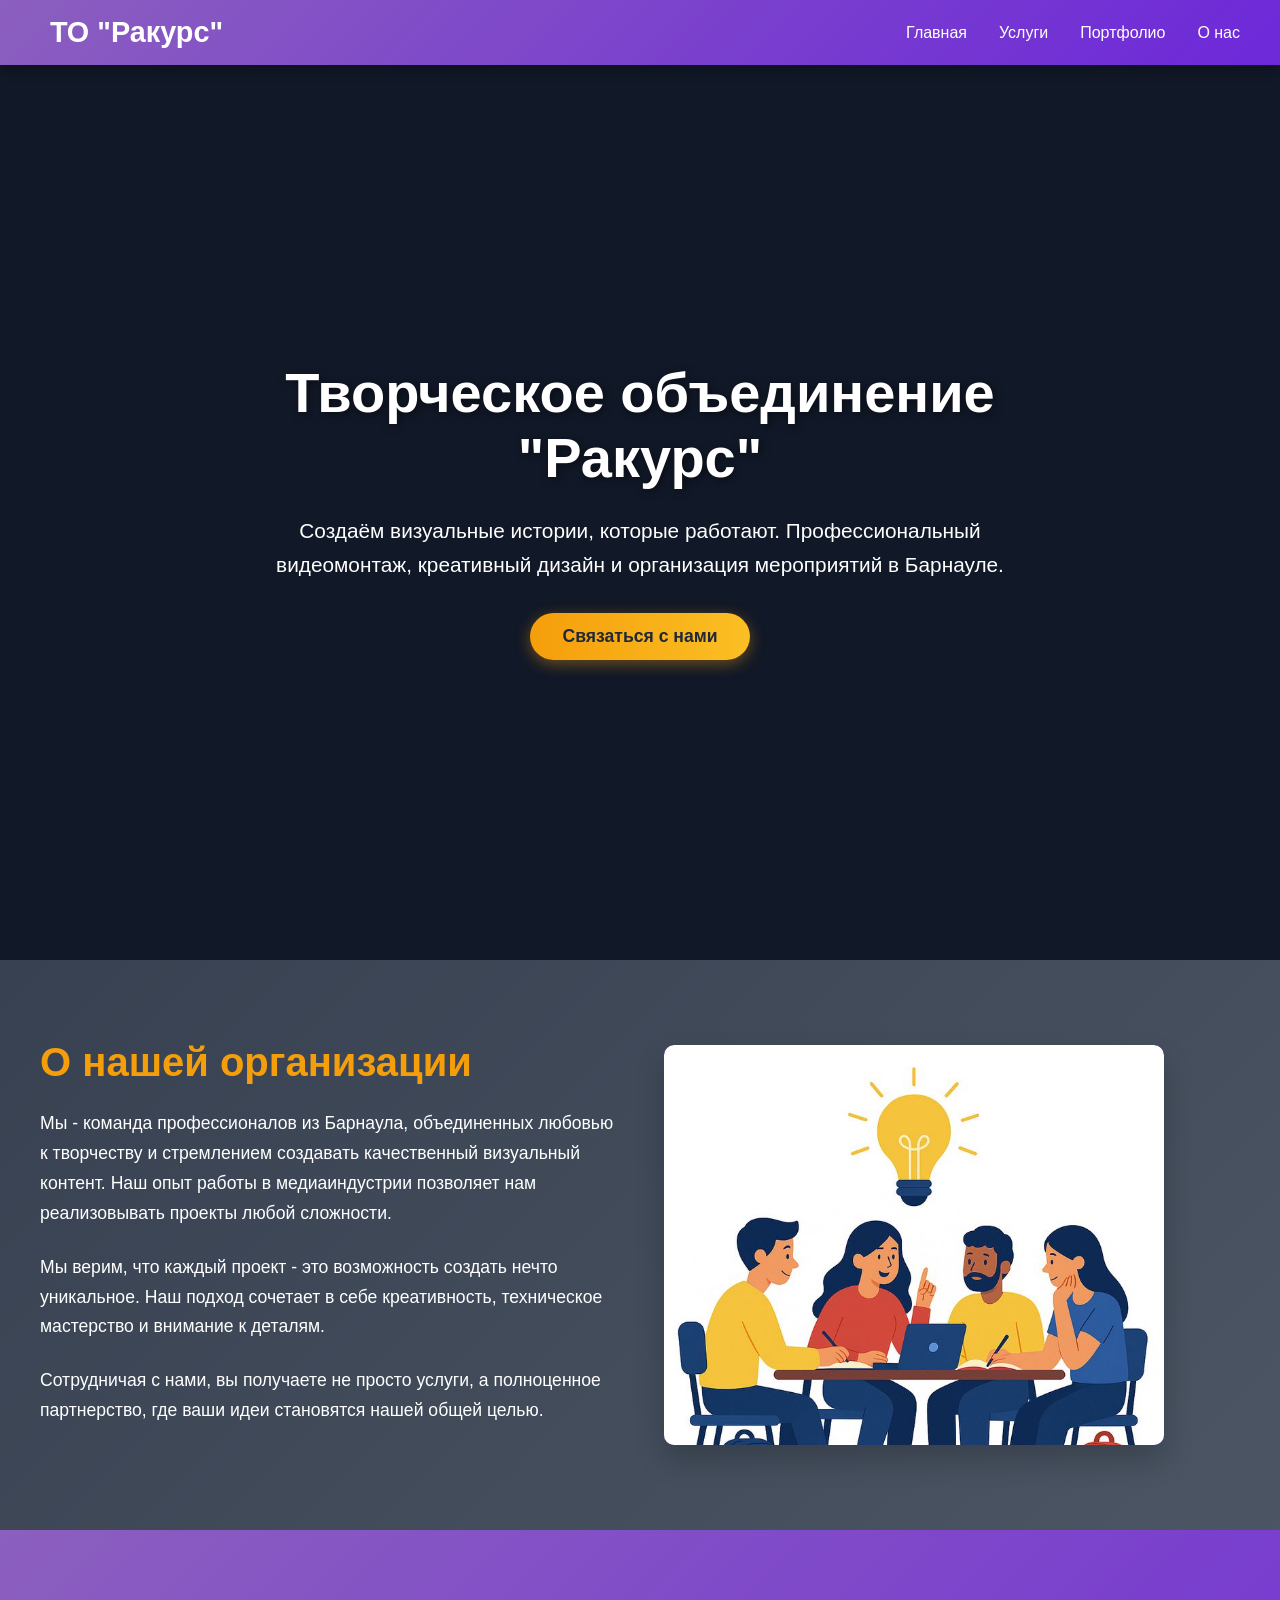
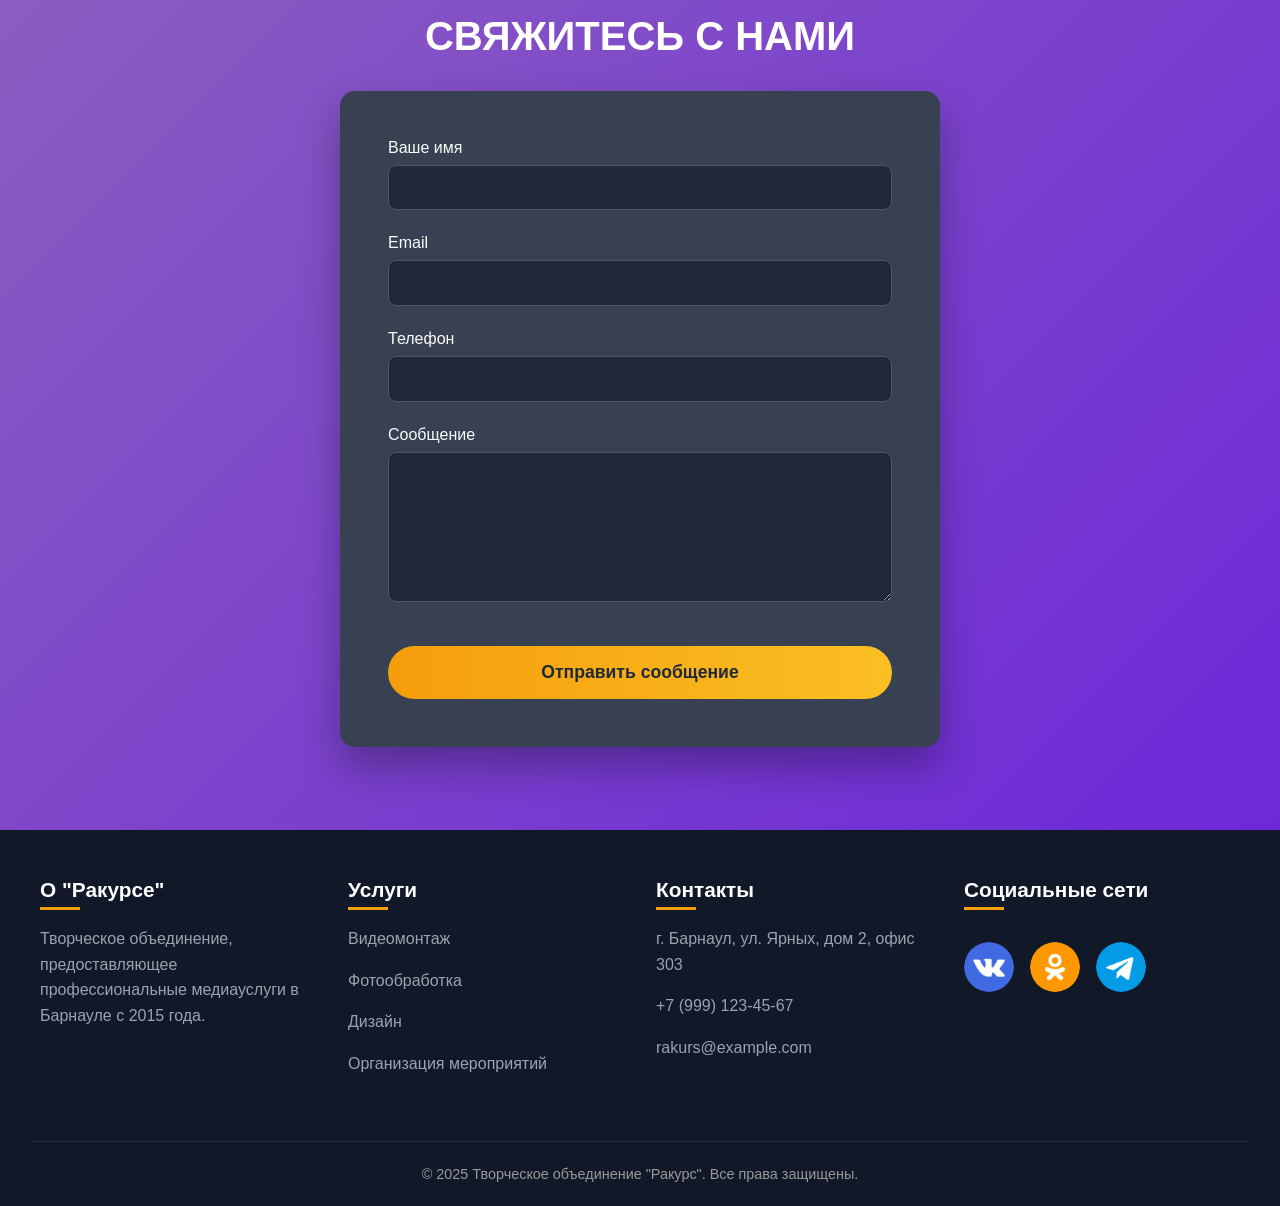
<file: web_practica/index.html>
<!DOCTYPE html>
<html lang="ru">
<head>
    <meta charset="UTF-8">
    <meta name="viewport" content="width=device-width, initial-scale=1.0">
    <title>Творческое объединение "Ракурс" | Барнаул</title>
    <link rel="stylesheet" href="style.css">
    <link rel="icon" href="img/logo.png">
</head>
<body>
    <header>
        <div class="header-container">
            <div class="logo">
                <span class="logo-icon"></span>
                <span>ТО "Ракурс"</span>
            </div>
            <div class="mobile-menu">☰</div>
                <nav>
                    <ul>
                        <li><a href="index.html">Главная</a></li>
                        <li><a href="services.html">Услуги</a></li>
                        <li><a href="portfolio.html">Портфолио</a></li>
                        <li><a href="about.html">О нас</a></li>
                    </ul>
                </nav>
            </div>
    </header>
<main>
    <section class="hero">
        <div class="hero-content fade-in">
            <h1>Творческое объединение "Ракурс"</h1>
            <p>Создаём визуальные истории, которые работают. Профессиональный видеомонтаж, креативный дизайн и организация мероприятий в Барнауле.</p>
            <a href="#contact" class="cta-button">Связаться с нами</a>
        </div>
    </section>
    <section class="about" id="about">
        <div class="about-container">
            <div class="about-content fade-in">
                <h2>О нашей организации</h2>
                <p>Мы - команда профессионалов из Барнаула, объединенных любовью к творчеству и стремлением создавать качественный визуальный контент. Наш опыт работы в медиаиндустрии позволяет нам реализовывать проекты любой сложности.</p>
                <p>Мы верим, что каждый проект - это возможность создать нечто уникальное. Наш подход сочетает в себе креативность, техническое мастерство и внимание к деталям.</p>
                <p>Сотрудничая с нами, вы получаете не просто услуги, а полноценное партнерство, где ваши идеи становятся нашей общей целью.</p>
            </div>
            <div class="about-image fade-in">
                <img src="img/group.jpg" alt="Наша команда">
            </div>
        </div>
    </section>

<section class="contact" id="contact">
        <div class="contact-container">
            <div class="contact-info fade-in">
                <h2>СВЯЖИТЕСЬ С НАМИ</h2>
            </div>
            <div class="contact-form fade-in">
                <form id="contactForm">
                    <div class="form-group">
                        <label for="name">Ваше имя</label>
                        <input type="text" id="name" class="form-control" required>
                    </div>
                    <div class="form-group">
                        <label for="email">Email</label>
                        <input type="email" id="email" class="form-control" required>
                    </div>
                    <div class="form-group">
                        <label for="phone">Телефон</label>
                        <input type="tel" id="phone" class="form-control">
                    </div>
                    <div class="form-group">
                        <label for="message">Сообщение</label>
                        <textarea id="message" class="form-control" required></textarea>
                    </div>
                    <button type="submit" class="submit-btn">Отправить сообщение</button>
                </form>
            </div>
        </div>
    </section>
</main>
    <footer>
        <div class="footer-container">
            <div class="footer-col">
                <h3>О "Ракурсе"</h3>
                <p>Творческое объединение, предоставляющее профессиональные медиауслуги в Барнауле с 2015 года.</p>
            </div>
            <div class="footer-col">
                <h3>Услуги</h3>
                <a href="services.html">Видеомонтаж</a>
                <a href="services.html">Фотообработка</a>
                <a href="services.html">Дизайн</a>
                <a href="services.html">Организация мероприятий</a>
            </div>
            <div class="footer-col">
                <h3>Контакты</h3>
                <a href="https://yandex.ru/maps">г. Барнаул, ул. Ярных, дом 2, офис 303</a>
                <a href="#">+7 (999) 123-45-67</a>
                <a href="https://workspace.google.com/intl/ru/gmail/">rakurs@example.com</a>
            </div>
            <div class="footer-col">
                <h3>Социальные сети</h3>
                <div class="social-links">
                    <a href="https://vk.com/" class="social-link1"></a>
                    <a href="https://m.ok.ru/" class="social-link2"></a>
                    <a href="https://web.telegram.org/a/" class="social-link3"></a>
                </div>
            </div>
        </div>
        <div class="copyright">
            <p>&copy; 2025 Творческое объединение "Ракурс". Все права защищены.</p>
        </div>
    </footer>
<script src="index.js"></script>
</body>
</html>
</file>
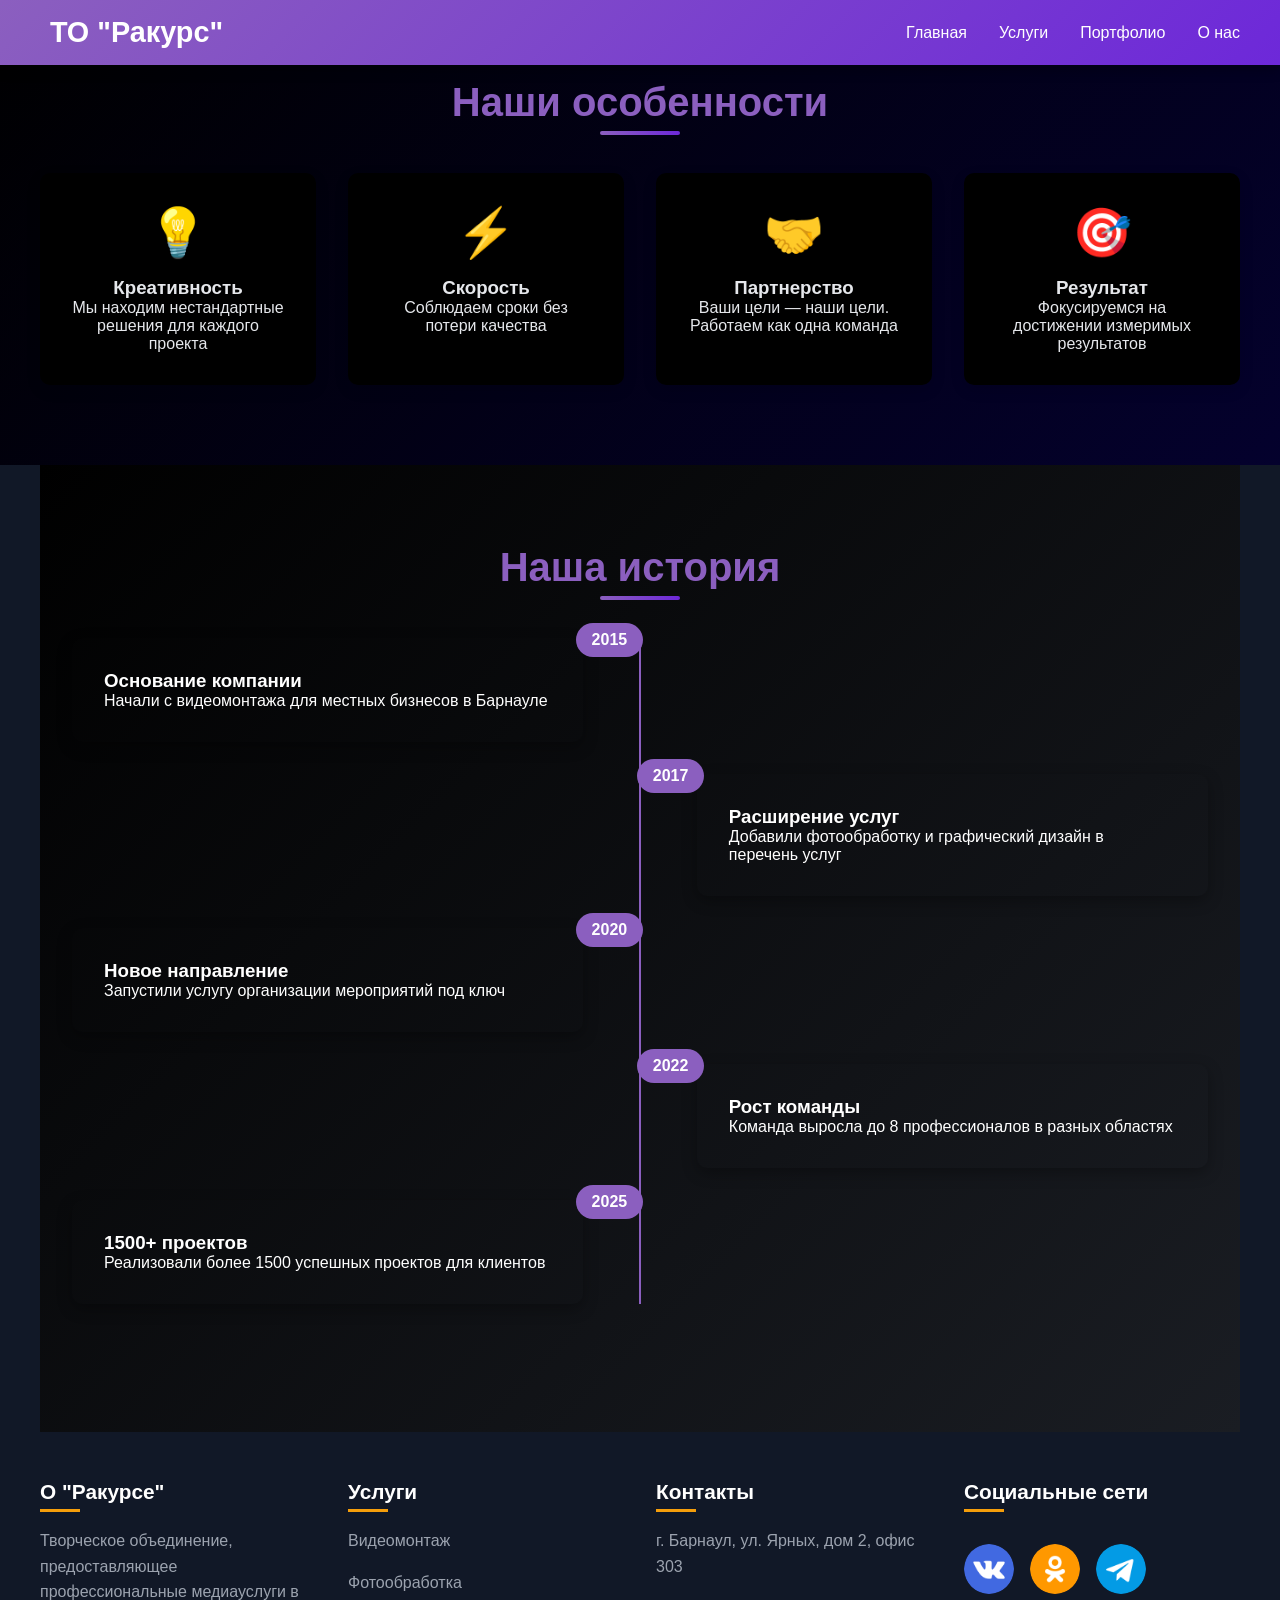
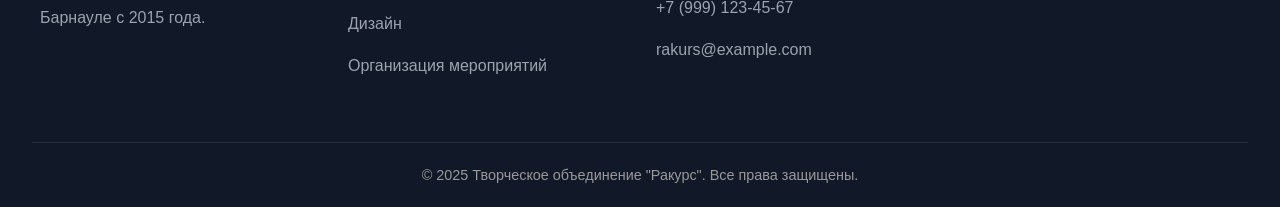
<file: web_practica/about.html>
<!DOCTYPE html>
<html lang="ru">
<head>
    <meta charset="UTF-8">
    <meta name="viewport" content="width=device-width, initial-scale=1.0">
    <title>О нас | Творческое объединение "Ракурс"</title>
    <link rel="stylesheet" href="style.css">
    <link rel="icon" href="img/logo.png">
</head>
<body>
    <header>
        <div class="header-container">
            <div class="logo">
                <span class="logo-icon"></span>
                <span>ТО "Ракурс"</span>
            </div>
            <div class="mobile-menu">☰</div>
                <nav>
                    <ul>
                        <li><a href="index.html">Главная</a></li>
                        <li><a href="services.html">Услуги</a></li>
                        <li><a href="portfolio.html">Портфолио</a></li>
                        <li><a href="about.html">О нас</a></li>
                    </ul>
                </nav>
            </div>
        </div>
    </header>
<main>
    <section class="values-section">
        <div class="section-title">
            <h2>Наши особенности</h2>
        </div>
        <div class="values-grid">
            <div class="value-card fade-in">
                <div class="value-icon">💡</div>
                <h3>Креативность</h3>
                <p>Мы находим нестандартные решения для каждого проекта</p>
            </div>
            
            <div class="value-card fade-in">
                <div class="value-icon">⚡</div>
                <h3>Скорость</h3>
                <p>Соблюдаем сроки без потери качества</p>
            </div>
            
            <div class="value-card fade-in">
                <div class="value-icon">🤝</div>
                <h3>Партнерство</h3>
                <p>Ваши цели — наши цели. Работаем как одна команда</p>
            </div>
            
            <div class="value-card fade-in">
                <div class="value-icon">🎯</div>
                <h3>Результат</h3>
                <p>Фокусируемся на достижении измеримых результатов</p>
            </div>
        </div>
    </section>
    <section class="history-section">
        <div class="section-title">
            <h2>Наша история</h2>
        </div>
        <div class="timeline">
            <div class="timeline-item fade-in">
                <div class="timeline-year">2015</div>
                <h3>Основание компании</h3>
                <p>Начали с видеомонтажа для местных бизнесов в Барнауле</p>
            </div>
            
            <div class="timeline-item fade-in">
                <div class="timeline-year">2017</div>
                <h3>Расширение услуг</h3>
                <p>Добавили фотообработку и графический дизайн в перечень услуг</p>
            </div>
            
            <div class="timeline-item fade-in">
                <div class="timeline-year">2020</div>
                <h3>Новое направление</h3>
                <p>Запустили услугу организации мероприятий под ключ</p>
            </div>
            
            <div class="timeline-item fade-in">
                <div class="timeline-year">2022</div>
                <h3>Рост команды</h3>
                <p>Команда выросла до 8 профессионалов в разных областях</p>
            </div>
            
            <div class="timeline-item fade-in">
                <div class="timeline-year">2025</div>
                <h3>1500+ проектов</h3>
                <p>Реализовали более 1500 успешных проектов для клиентов</p>
            </div>
        </div>
    </section>
</main>
<footer>
        <div class="footer-container">
            <div class="footer-col">
                <h3>О "Ракурсе"</h3>
                <p>Творческое объединение, предоставляющее профессиональные медиауслуги в Барнауле с 2015 года.</p>
            </div>
            <div class="footer-col">
                <h3>Услуги</h3>
                <a href="services.html">Видеомонтаж</a>
                <a href="services.html">Фотообработка</a>
                <a href="services.html">Дизайн</a>
                <a href="services.html">Организация мероприятий</a>
            </div>
            <div class="footer-col">
                <h3>Контакты</h3>
                <a href="https://yandex.ru/maps">г. Барнаул, ул. Ярных, дом 2, офис 303</a>
                <a href="#">+7 (999) 123-45-67</a>
                <a href="https://workspace.google.com/intl/ru/gmail/">rakurs@example.com</a>
            </div>
            <div class="footer-col">
                <h3>Социальные сети</h3>
                <div class="social-links">
                    <a href="https://vk.com/" class="social-link1"></a>
                    <a href="https://m.ok.ru/" class="social-link2"></a>
                    <a href="https://web.telegram.org/a/" class="social-link3"></a>
                </div>
            </div>
        </div>
        <div class="copyright">
            <p>&copy; 2025 Творческое объединение "Ракурс". Все права защищены.</p>
        </div>
    </footer>
    <script src="index.js"></script>
</body>
</html>
</file>
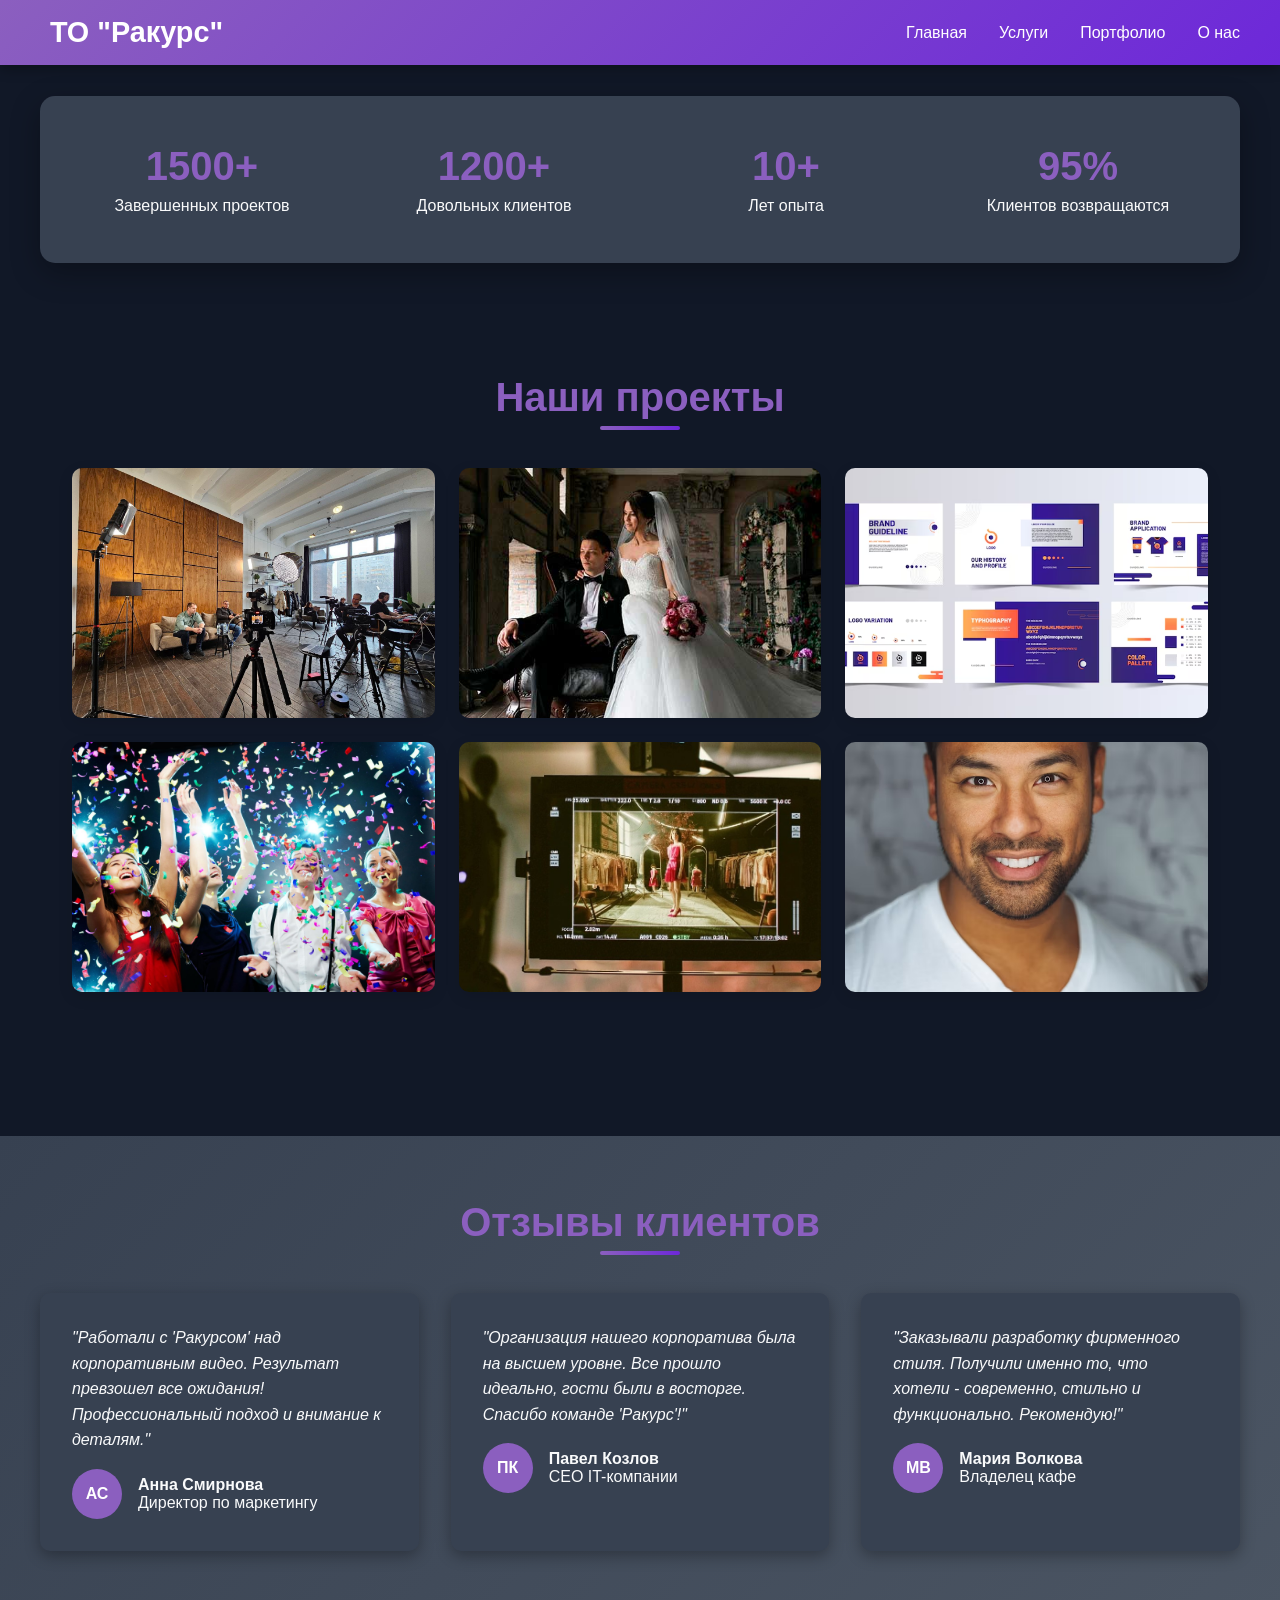
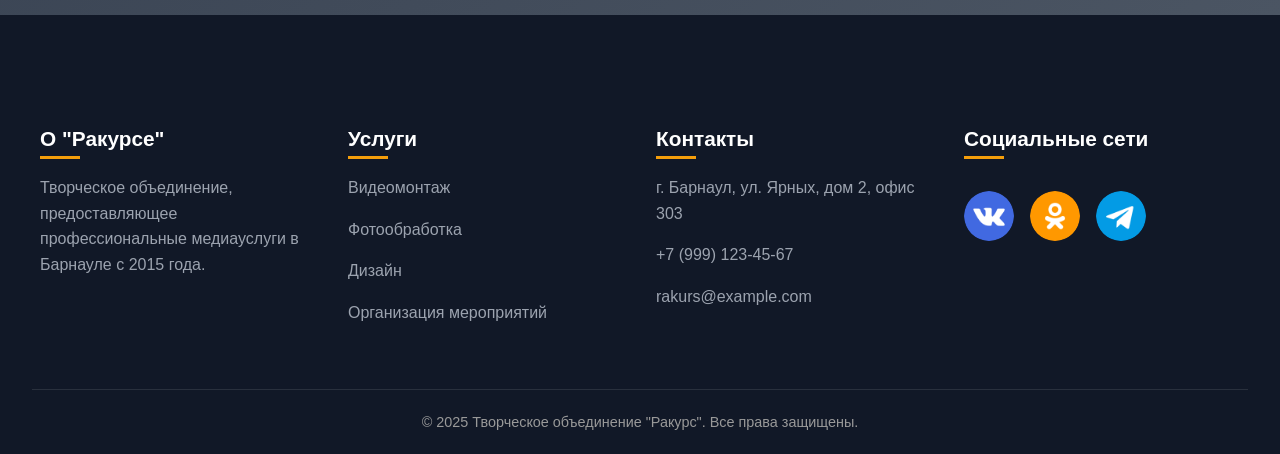
<file: web_practica/portfolio.html>
<!DOCTYPE html>
<html lang="ru">
<head>
    <meta charset="UTF-8">
    <meta name="viewport" content="width=device-width, initial-scale=1.0">
    <title>Портфолио | Творческое объединение "Ракурс"</title>
    <link rel="stylesheet" href="style.css">
    <link rel="icon" href="img/logo.png">
</head>
<body>
    <header>
        <div class="header-container">
            <div class="logo">
                <span class="logo-icon"></span>
                <span>ТО "Ракурс"</span>
            </div>
            <div class="mobile-menu">☰</div>
                <nav>
                    <ul>
                        <li><a href="index.html">Главная</a></li>
                        <li><a href="services.html">Услуги</a></li>
                        <li><a href="portfolio.html">Портфолио</a></li>
                        <li><a href="about.html">О нас</a></li>
                    </ul>
                </nav>
            </div>
        </div>
    </header>
    <main>
    <div class="portfolio-stats">
        <div class="stats-grid">
            <div class="stat-item">
                <h3>1500+</h3>
                <p>Завершенных проектов</p>
            </div>
            <div class="stat-item">
                <h3>1200+</h3>
                <p>Довольных клиентов</p>
            </div>
            <div class="stat-item">
                <h3>10+</h3>
                <p>Лет опыта</p>
            </div>
            <div class="stat-item">
                <h3>95%</h3>
                <p>Клиентов возвращаются</p>
            </div>
        </div>
    </div>

    <section class="portfolio">
        <div class="section-title">
            <h2>Наши проекты</h2>
        </div>
        <div class="portfolio-grid">
            <div class="portfolio-item fade-in" data-category="video">
                <img src="img/corporate.jpg" alt="Корпоративный ролик">
                <div class="portfolio-overlay">
                    <div class="portfolio-info">
                        <h3>Корпоративный ролик</h3>
                        <p>Видеомонтаж</p>
                    </div>
                </div>
            </div>
            <div class="portfolio-item fade-in" data-category="photo">
                <img src="img/svadebnaya-fotosessiya-1.jpg" alt="Свадебная фотосессия">
                <div class="portfolio-overlay">
                    <div class="portfolio-info">
                        <h3>Свадебная фотосессия</h3>
                        <p>Фотообработка</p>
                    </div>
                </div>
            </div>
            <div class="portfolio-item fade-in" data-category="design">
                <img src="img/brendbook.jpg" alt="Брендбук компании">
                <div class="portfolio-overlay">
                    <div class="portfolio-info">
                        <h3>Брендбук компании</h3>
                        <p>Графический дизайн</p>
                    </div>
                </div>
            </div>
            <div class="portfolio-item fade-in" data-category="events">
                <img src="img/normal_32.jpg" alt="Корпоративный праздник">
                <div class="portfolio-overlay">
                    <div class="portfolio-info">
                        <h3>Корпоративный праздник</h3>
                        <p>Организация мероприятия</p>
                    </div>
                </div>
            </div>
            <div class="portfolio-item fade-in" data-category="video">
                <img src="img/reclama.jpeg" alt="Рекламный ролик">
                <div class="portfolio-overlay">
                    <div class="portfolio-info">
                        <h3>Рекламный ролик</h3>
                        <p>Видеопроизводство</p>
                    </div>
                </div>
            </div>
            <div class="portfolio-item fade-in" data-category="photo">
                <img src="img/portret.png" alt="Портретная съемка">
                <div class="portfolio-overlay">
                    <div class="portfolio-info">
                        <h3>Портретная съемка</h3>
                        <p>Фотография и обработка</p>
                    </div>
                </div>
            </div>
        </div>
    </section>

    <section class="testimonials">
        <div class="section-title">
            <h2>Отзывы клиентов</h2>
        </div>
        <div class="testimonial-grid">
            <div class="testimonial-card">
                <div class="testimonial-text">
                    "Работали с 'Ракурсом' над корпоративным видео. Результат превзошел все ожидания! Профессиональный подход и внимание к деталям."
                </div>
                <div class="client-info">
                    <div class="client-avatar">АС</div>
                    <div>
                        <strong>Анна Смирнова</strong>
                        <p>Директор по маркетингу</p>
                    </div>
                </div>
            </div>
            
            <div class="testimonial-card">
                <div class="testimonial-text">
                    "Организация нашего корпоратива была на высшем уровне. Все прошло идеально, гости были в восторге. Спасибо команде 'Ракурс'!"
                </div>
                <div class="client-info">
                    <div class="client-avatar">ПК</div>
                    <div>
                        <strong>Павел Козлов</strong>
                        <p>CEO IT-компании</p>
                    </div>
                </div>
            </div>
            
            <div class="testimonial-card">
                <div class="testimonial-text">
                    "Заказывали разработку фирменного стиля. Получили именно то, что хотели - современно, стильно и функционально. Рекомендую!"
                </div>
                <div class="client-info">
                    <div class="client-avatar">МВ</div>
                    <div>
                        <strong>Мария Волкова</strong>
                        <p>Владелец кафе</p>
                    </div>
                </div>
            </div>
        </div>
    </section>
</main>
    <footer>
        <div class="footer-container">
            <div class="footer-col">
                <h3>О "Ракурсе"</h3>
                <p>Творческое объединение, предоставляющее профессиональные медиауслуги в Барнауле с 2015 года.</p>
            </div>
            <div class="footer-col">
                <h3>Услуги</h3>
                <a href="services.html">Видеомонтаж</a>
                <a href="services.html">Фотообработка</a>
                <a href="services.html">Дизайн</a>
                <a href="services.html">Организация мероприятий</a>
            </div>
            <div class="footer-col">
                <h3>Контакты</h3>
                <a href="https://yandex.ru/maps">г. Барнаул, ул. Ярных, дом 2, офис 303</a>
                <a href="tel:+79991234567">+7 (999) 123-45-67</a>
                <a href="mailto:rakurs@example.com">rakurs@example.com</a>
            </div>
            <div class="footer-col">
                <h3>Социальные сети</h3>
                <div class="social-links">
                    <a href="https://vk.com/" class="social-link1"></a>
                    <a href="https://m.ok.ru/" class="social-link2"></a>
                    <a href="https://web.telegram.org/a/" class="social-link3"></a>
                </div>
            </div>
        </div>
        <div class="copyright">
            <p>&copy; 2025 Творческое объединение "Ракурс". Все права защищены.</p>
        </div>
    </footer>
</body>
</html>
</file>
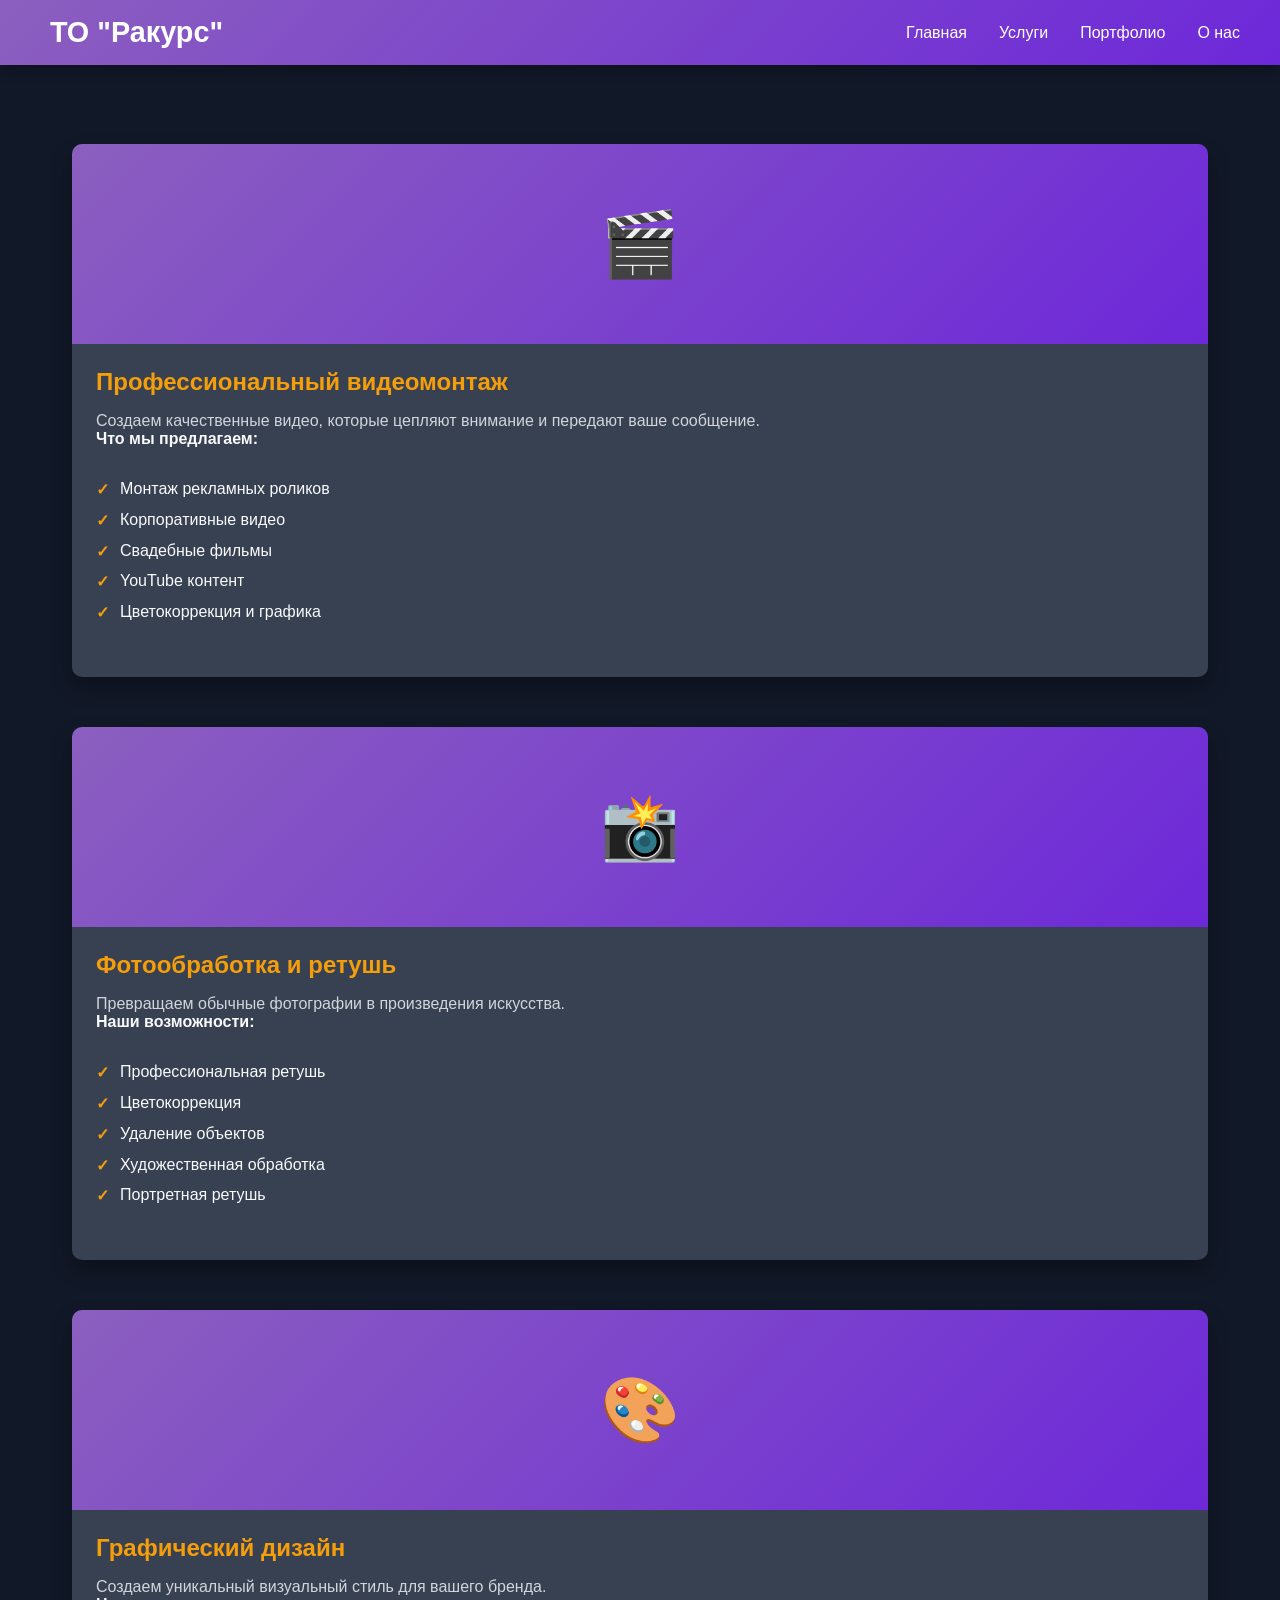
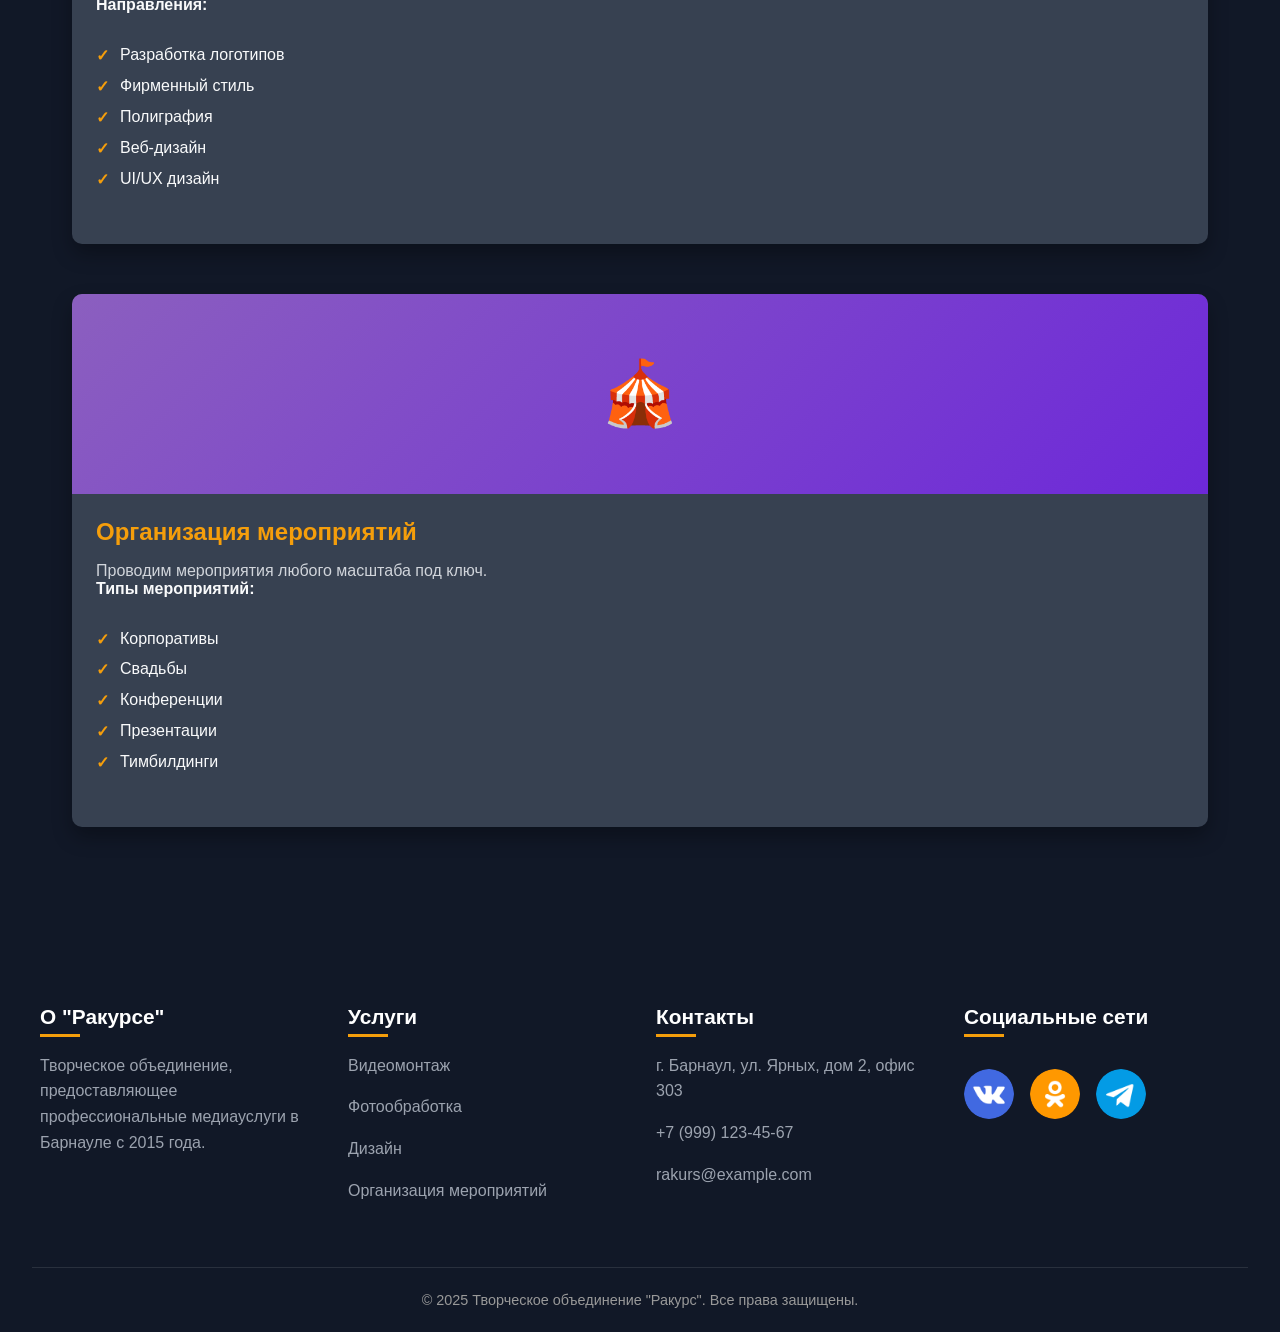
<file: web_practica/services.html>
<!DOCTYPE html>
<html lang="ru">
<head>
    <meta charset="UTF-8">
    <meta name="viewport" content="width=device-width, initial-scale=1.0">
    <title>Услуги | Творческое объединение "Ракурс"</title>
    <link rel="stylesheet" href="style.css">
    <link rel="icon" href="img/logo.png">
</head>
<body>
    <header>
        <div class="header-container">
            <div class="logo">
                <span class="logo-icon"></span>
                <span>ТО "Ракурс"</span>
            </div>
            <div class="mobile-menu">☰</div>
                <nav>
                    <ul>
                        <li><a href="index.html">Главная</a></li>
                        <li><a href="services.html">Услуги</a></li>
                        <li><a href="portfolio.html">Портфолио</a></li>
                        <li><a href="about.html">О нас</a></li>
                    </ul>
                </nav>
            </div>
        </div>
    </header>
<main>
    <section class="service-detail">
        <div class="service-header fade-in"></div>

        <div class="service-card fade-in">
            <div class="service-icon">🎬</div>
            <div class="service-content">
                <h3>Профессиональный видеомонтаж</h3>
                <p>Создаем качественные видео, которые цепляют внимание и передают ваше сообщение.</p>
                
                <div class="service-features">
                    <h4>Что мы предлагаем:</h4>
                    <ul class="features-list">
                        <li>Монтаж рекламных роликов</li>
                        <li>Корпоративные видео</li>
                        <li>Свадебные фильмы</li>
                        <li>YouTube контент</li>
                        <li>Цветокоррекция и графика</li>
                    </ul>
                </div>
            </div>
        </div>
        <div class="service-card fade-in">
            <div class="service-icon">📸</div>
            <div class="service-content">
                <h3>Фотообработка и ретушь</h3>
                <p>Превращаем обычные фотографии в произведения искусства.</p>
                
                <div class="service-features">
                    <h4>Наши возможности:</h4>
                    <ul class="features-list">
                        <li>Профессиональная ретушь</li>
                        <li>Цветокоррекция</li>
                        <li>Удаление объектов</li>
                        <li>Художественная обработка</li>
                        <li>Портретная ретушь</li>
                    </ul>
                </div>
            </div>
        </div>

        <div class="service-card fade-in">
            <div class="service-icon">🎨</div>
            <div class="service-content">
                <h3>Графический дизайн</h3>
                <p>Создаем уникальный визуальный стиль для вашего бренда.</p>
                
                <div class="service-features">
                    <h4>Направления:</h4>
                    <ul class="features-list">
                        <li>Разработка логотипов</li>
                        <li>Фирменный стиль</li>
                        <li>Полиграфия</li>
                        <li>Веб-дизайн</li>
                        <li>UI/UX дизайн</li>
                    </ul>
                </div>
            </div>
        </div>

        <div class="service-card fade-in">
            <div class="service-icon">🎪</div>
            <div class="service-content">
                <h3>Организация мероприятий</h3>
                <p>Проводим мероприятия любого масштаба под ключ.</p>
                
                <div class="service-features">
                    <h4>Типы мероприятий:</h4>
                    <ul class="features-list">
                        <li>Корпоративы</li>
                        <li>Свадьбы</li>
                        <li>Конференции</li>
                        <li>Презентации</li>
                        <li>Тимбилдинги</li>
                    </ul>
                </div>
            </div>
        </div>
    </section>
</main>
    <footer>
        <div class="footer-container">
            <div class="footer-col">
                <h3>О "Ракурсе"</h3>
                <p>Творческое объединение, предоставляющее профессиональные медиауслуги в Барнауле с 2015 года.</p>
            </div>
            <div class="footer-col">
                <h3>Услуги</h3>
                <a href="services.html">Видеомонтаж</a>
                <a href="services.html">Фотообработка</a>
                <a href="services.html">Дизайн</a>
                <a href="services.html">Организация мероприятий</a>
            </div>
            <div class="footer-col">
                <h3>Контакты</h3>
                <a href="https://yandex.ru/maps">г. Барнаул, ул. Ярных, дом 2, офис 303</a>
                <a href="#">+7 (999) 123-45-67</a>
                <a href="https://workspace.google.com/intl/ru/gmail/">rakurs@example.com</a>
            </div>
            <div class="footer-col">
                <h3>Социальные сети</h3>
                <div class="social-links">
                    <a href="https://vk.com/" class="social-link1"></a>
                    <a href="https://m.ok.ru/" class="social-link2"></a>
                    <a href="https://web.telegram.org/a/" class="social-link3"></a>
                </div>
            </div>
        </div>
        <div class="copyright">
            <p>&copy; 2025 Творческое объединение "Ракурс". Все права защищены.</p>
        </div>
    </footer>
    <script src="index.js"></script>
</body>
</html>
</file>
<file: web_practica/style.css>
:root {
            --primary: #8B5FBF;     
            --secondary: #6D28D9;   
            --accent: #F59E0B;      
            --light: #1F2937;      
            --dark: #F9FAFB;        
            --bg-dark: #111827;     
            --card-bg: #374151;    
            --transition: all 0.3s ease;
        }
        
        * {
            margin: 0;
            padding: 0;
            box-sizing: border-box;
            font-family: 'Segoe UI', Tahoma, Geneva, Verdana, sans-serif;
        }
        
        body {
            background-color: var(--bg-dark);
            color: var(--dark);
            overflow-x: hidden;
        }
        
        header {
            background: linear-gradient(135deg, var(--primary), var(--secondary));
            color: white;
            padding: 1rem 2rem;
            position: fixed;
            width: 100%;
            top: 0;
            z-index: 1000;
            box-shadow: 0 4px 12px rgba(0, 0, 0, 0.3);
        }
        
        .header-container {
            display: flex;
            justify-content: space-between;
            align-items: center;
            max-width: 1200px;
            margin: 0 auto;
        }
        
        .mobile-menu {
            display: none;
            font-size: 1.5rem;
            cursor: pointer;
        }

        .logo {
            font-size: 1.8rem;
            font-weight: 700;
            display: flex;
            align-items: center;
        }
        
        .logo-icon {
            margin-right: 10px;
            font-size: 2rem;
        }
        
        nav ul {
            display: flex;
            list-style: none;
        }
        
        nav li {
            margin-left: 2rem;
        }
        
        nav a {
            color: white;
            text-decoration: none;
            font-weight: 500;
            transition: var(--transition);
            position: relative;
        }
        
        nav a:hover {
            color: var(--accent);
        }
        
        nav a::after {
            content: '';
            position: absolute;
            width: 0;
            height: 2px;
            bottom: -5px;
            left: 0;
            background-color: var(--accent);
            transition: var(--transition);
        }
        
        nav a:hover::after {
            width: 100%;
        }
        
        .mobile-menu {
            display: none;
            font-size: 1.5rem;
            cursor: pointer;
        }

        .hero {
            height: 100vh;
            display: flex;
            align-items: center;
            justify-content: center;
            background: linear-gradient(rgba(17, 24, 39, 0.8), rgba(17, 24, 39, 0.9)), 
                        url('https://images.unsplash.com/photo-1531297484001-80022131f5a1?ixlib=rb-1.2.1&auto=format&fit=crop&w=1600&q=80');
            background-size: cover;
            background-position: center;
            color: white;
            text-align: center;
            padding: 0 2rem;
            margin-top: 60px;
        }
        
        .hero-content {
            max-width: 800px;
        }
        
        .hero h1 {
            font-size: 3.5rem;
            margin-bottom: 1.5rem;
            text-shadow: 2px 2px 8px rgba(0, 0, 0, 0.5);
        }
        
        .hero p {
            font-size: 1.3rem;
            margin-bottom: 2rem;
            line-height: 1.6;
        }
        
        .cta-button {
            display: inline-block;
            background: linear-gradient(to right, var(--accent), #FBBF24);
            color: #1F2937;
            padding: 0.8rem 2rem;
            border-radius: 50px;
            text-decoration: none;
            font-weight: 600;
            font-size: 1.1rem;
            transition: var(--transition);
            box-shadow: 0 4px 15px rgba(245, 158, 11, 0.4);
        }
        
        .cta-button:hover {
            transform: translateY(-3px);
            box-shadow: 0 6px 20px rgba(255, 78, 80, 0.6);
        }
        
        .services {
            padding: 5rem 2rem;
            max-width: 1200px;
            margin: 0 auto;
        }
        
        .section-title {
            text-align: center;
            margin-bottom: 3rem;
            position: relative;
        }
        
        .section-title h2 {
            font-size: 2.5rem;
            color: var(--primary);
            display: inline-block;
        }
        
        .section-title h2::after {
            content: '';
            position: absolute;
            width: 80px;
            height: 4px;
            background: linear-gradient(to right, var(--primary), var(--secondary));
            bottom: -10px;
            left: 50%;
            transform: translateX(-50%);
            border-radius: 2px;
        }
        
        .services-grid {
            display: grid;
            grid-template-columns: repeat(auto-fit, minmax(280px, 1fr));
            gap: 2rem;
        }
        
        .service-card {
            background: var(--card-bg);
            border-radius: 10px;
            overflow: hidden;
            box-shadow: 0 10px 20px rgba(0, 0, 0, 0.3);
            transition: var(--transition);
            position: relative;
            z-index: 1;
            color: var(--dark);
        }
        
        .service-card:hover {
            transform: translateY(-10px);
            box-shadow: 0 15px 30px rgba(0, 0, 0, 0.15);
        }
        
        .service-icon {
            height: 200px;
            background: linear-gradient(135deg, var(--primary), var(--secondary));
            display: flex;
            align-items: center;
            justify-content: center;
            color: white;
            font-size: 4rem;
        }
        
        .service-content {
            padding: 1.5rem;
        }
        
        .service-content h3 {
            font-size: 1.5rem;
            margin-bottom: 1rem;
            color: var(--accent); 
        }

        .service-content p {
            color: #D1D5DB; 
        }
        
        .about {
            padding: 5rem 2rem;
            background: linear-gradient(135deg, #374151, #4B5563);
            position: relative;
            color: var(--dark);
        }
        
        .about-container {
            max-width: 1200px;
            margin: 0 auto;
            display: grid;
            grid-template-columns: 1fr 1fr;
            gap: 3rem;
            align-items: center;
        }
        
        .about-content h2 {
            font-size: 2.5rem;
            margin-bottom: 1.5rem;
            color: var(--accent);
        }
        
        .about-content p {
            font-size: 1.1rem;
            line-height: 1.7;
            margin-bottom: 1.5rem;
            color: white;
        }
        
        .about-image {
            position: relative;
            border-radius: 10px;
            overflow: hidden;
            box-shadow: 0 15px 30px rgba(0, 0, 0, 0.2);
            width: 500px;
            height: 400px;
        }
        
        .about-image::before {
            content: '';
            position: absolute;
            top: -10px;
            left: -10px;
            right: -10px;
            bottom: -10px;
            background: linear-gradient(135deg, var(--primary), var(--secondary));
            z-index: -1;
            border-radius: 15px;
        }
        
        .about-image img {
            width: 100%;
            height: auto;
            display: block;
            border-radius: 10px;
            transition: var(--transition);
        }
        
        .about-image:hover img {
            transform: scale(1.05);
        }
        
        .portfolio {
            padding: 5rem 2rem;
            max-width: 1200px;
            margin: 0 auto;
        }
        
        .portfolio-filters {
            display: flex;
            justify-content: center;
            flex-wrap: wrap;
            margin-bottom: 2rem;
        }
        
        .filter-btn {
            background: none;
            border: 2px solid var(--primary);
            color: var(--primary);
            padding: 0.5rem 1.5rem;
            margin: 0.5rem;
            border-radius: 50px;
            cursor: pointer;
            transition: var(--transition);
            font-weight: 500;
        }
        
        .filter-btn.active, .filter-btn:hover {
            background: var(--primary);
            color: white;
        }
        
        .portfolio-grid {
            display: grid;
            grid-template-columns: repeat(auto-fill, minmax(300px, 1fr));
            gap: 1.5rem;
        }
        
        .portfolio-item {
            border-radius: 10px;
            overflow: hidden;
            position: relative;
            height: 250px;
            box-shadow: 0 5px 15px rgba(0, 0, 0, 0.3);
        }
        
        .portfolio-item img {
            width: 100%;
            height: 100%;
            object-fit: cover;
            transition: var(--transition);
        }
        
        .portfolio-overlay {
            position: absolute;
            top: 0;
            left: 0;
            width: 100%;
            height: 100%;
            background: linear-gradient(to bottom, transparent, rgba(106, 17, 203, 0.8));
            display: flex;
            align-items: flex-end;
            padding: 1.5rem;
            opacity: 0;
            transition: var(--transition);
        }
        
        .portfolio-item:hover .portfolio-overlay {
            opacity: 1;
        }
        
        .portfolio-item:hover img {
            transform: scale(1.1);
        }
        
        .portfolio-info h3 {
            color: white;
            font-size: 1.3rem;
            margin-bottom: 0.5rem;
        }
        
        .portfolio-info p {
            color: rgba(255, 255, 255, 0.8);
        }
        
        .contact {
            padding: 5rem 2rem;
            background: linear-gradient(135deg, var(--primary), var(--secondary));
            color: white;
            display: flex;
            justify-content: center;
            align-items: center;
            min-height: 100vh;
        }
        
        .contact-container {
            max-width: 600px;
            width: 100%;
            margin: 0 auto;
            text-align: center;
        }
        
        .contact-info h2 {
            font-size: 2.5rem;
            margin-bottom: 2rem;
            text-align: center;
        }
        
        .contact-form {
            background: var(--card-bg);
            padding: 3rem;
            border-radius: 15px;
            box-shadow: 0 20px 40px rgba(0, 0, 0, 0.3);
            text-align: left;
        }

        .form-group label {
            display: block;
            margin-bottom: 0.5rem;
            color: var(--dark);
            font-weight: 500;
        }        

        .form-control {
            width: 100%;
            padding: 0.8rem 1rem;
            border: 1px solid #4B5563;
            border-radius: 8px;
            font-size: 1rem;
            transition: var(--transition);
            background: #1F2937;
            color: var(--dark);
        }

        .form-control:focus {
            border-color: var(--accent);
            outline: none;
            box-shadow: 0 0 0 3px rgba(245, 158, 11, 0.2);
        }
        
        .form-group {
            margin-bottom: 1.5rem;
        }
        
        textarea.form-control {
            min-height: 150px;
            resize: vertical;
        }
        
        .submit-btn {
            background: linear-gradient(to right, var(--accent), #FBBF24);
            color: #1F2937;
            border: none;
            padding: 1rem 2rem;
            border-radius: 50px;
            font-weight: 600;
            font-size: 1.1rem;
            cursor: pointer;
            transition: var(--transition);
            width: 100%;
            margin-top: 1rem;
        }
        
        .submit-btn:hover {
            transform: translateY(-3px);
            box-shadow: 0 8px 20px rgba(255, 78, 80, 0.4);
        }
        
        @keyframes fadeInUp {
            from {
                opacity: 0;
                transform: translateY(30px);
            }
            to {
                opacity: 1;
                transform: translateY(0);
            }
        }
        
        .fade-in {
            animation: fadeInUp 0.8s ease forwards;
        }
        
        @media (max-width: 768px) {
        .header-container {
        flex-direction: column;
        text-align: center;
        }
    
        nav ul {
            margin-top: 15px;
            flex-direction: column;
            display: none;
        }
    
         nav ul.show {
            display: flex;
        }
    
        nav ul li {
            margin: 10px 0;
        }
    
        .mobile-menu {
            display: block;
            position: absolute;
            top: 20px;
            right: 20px;
        }
            
        .services-grid {
            grid-template-columns: 1fr;
        }
    
        .about-content {
            flex-direction: column;
        }
        
        .contact {
            padding: 3rem 1rem;
        }
            
        .contact-form {
            padding: 2rem;
        }
          
        .contact-info h2 {
            font-size: 2rem;
        }
        }
        
        @media (max-width: 480px) {
            .contact-form {
                padding: 1.5rem;
            }
            
            .contact-info h2 {
                font-size: 1.8rem;
            }
        }
        
        footer {
            background: #111827;
            color: white;
            padding: 3rem 2rem 1.5rem;
        }
        
        .footer-container {
            max-width: 1200px;
            margin: 0 auto;
            display: grid;
            grid-template-columns: repeat(auto-fit, minmax(250px, 1fr));
            gap: 2rem;
        }
        
        .footer-col h3 {
            font-size: 1.3rem;
            margin-bottom: 1.5rem;
            position: relative;
            display: inline-block;
        }
        
        .footer-col h3::after {
            content: '';
            position: absolute;
            width: 40px;
            height: 3px;
            background: var(--accent);
            bottom: -8px;
            left: 0;
        }
        
        .footer-col p, .footer-col a {
            color: #9CA3AF;
            line-height: 1.6;
            margin-bottom: 1rem;
            display: block;
            text-decoration: none;
            transition: var(--transition);
        }
        
        .footer-col a:hover {
            color: var(--accent);
            padding-left: 5px;
        }
        
        .social-links {
            display: flex;
            gap: 1rem;
            margin-top: 1rem;
        }
        
        .social-link1 {
            display: flex;
            align-items: center;
            justify-content: center;
            width: 50px;
            height: 50px;
            background-image: url('img/vk.png');
            background-size: cover; 
            background-position: center;
            border-radius: 50%;
            transition: var(--transition);
            text-decoration: none; 
        }

        .social-link2 {
            display: flex;
            align-items: center;
            justify-content: center;
            width: 50px;
            height: 50px;
            background-image: url('img/ok.png');
            background-size: cover;
            background-position: center;
            border-radius: 50%;
            transition: var(--transition);
            text-decoration: none;
        }

        .social-link3 {
            display: flex;
            align-items: center;
            justify-content: center;
            width: 50px;
            height: 50px;
            background-image: url('img/tg.png');
            background-size: cover; 
            background-position: center;
            border-radius: 50%;
            transition: var(--transition);
            text-decoration: none;
        }

        .social-link1:hover, 
        .social-link2:hover, 
        .social-link3:hover {
            transform: translateY(-3px);
            box-shadow: 0 5px 15px rgba(0, 0, 0, 0.3);
        }
        
        .copyright {
            text-align: center;
            margin-top: 3rem;
            padding-top: 1.5rem;
            border-top: 1px solid rgba(255, 255, 255, 0.1);
            color: #999;
            font-size: 0.9rem;
        }
        
        @keyframes fadeInUp {
            from {
                opacity: 0;
                transform: translateY(30px);
            }
            to {
                opacity: 1;
                transform: translateY(0);
            }
        }
        
        .fade-in {
            animation: fadeInUp 0.8s ease forwards;
        }
        
        @media (max-width: 992px) {
            .about-container, .contact-container {
                grid-template-columns: 1fr;
            }
            
            .hero h1 {
                font-size: 2.8rem;
            }
        }
        
        @media (max-width: 768px) {
            nav ul {
                display: none;
                position: absolute;
                top: 100%;
                left: 0;
                width: 100%;
                background: linear-gradient(135deg, var(--primary), var(--secondary));
                flex-direction: column;
                padding: 1rem 0;
                box-shadow: 0 5px 10px rgba(0, 0, 0, 0.1);
            }
            
            nav ul.active {
                display: flex;
            }
            
            nav li {
                margin: 0;
                text-align: center;
                padding: 0.8rem 0;
            }
            
            .mobile-menu {
                display: block;
            }
            
            .hero h1 {
                font-size: 2.2rem;
            }
            
            .hero p {
                font-size: 1.1rem;
            }
        }
        
        @media (max-width: 576px) {
            .hero h1 {
                font-size: 1.8rem;
            }
            
            .section-title h2 {
                font-size: 2rem;
            }
            
            .services, .about, .portfolio, .contact {
                padding: 3rem 1rem;
            }
        }

        @keyframes fadeInUp {
            from {
                opacity: 0;
                transform: translateY(30px);
            }
            to {
                opacity: 1;
                transform: translateY(0);
            }
        }
        
        .fade-in {
            animation: fadeInUp 0.8s ease forwards;
        }
        
        @media (max-width: 768px) {
            .contact {
                padding: 3rem 1rem;
            }
            
            .contact-form {
                padding: 2rem;
            }
            
            .contact-info h2 {
                font-size: 2rem;
            }
        }
        
        @media (max-width: 480px) {
            .contact-form {
                padding: 1.5rem;
            }
            
            .contact-info h2 {
                font-size: 1.8rem;
            }
        }

        .service-detail {
            padding: 5rem 2rem;
            max-width: 1200px;
            margin: 0 auto;
        }
        
        .service-header {
            text-align: center;
            margin-bottom: 4rem;
        }

        .service-card {
            margin-bottom: 50px;
        }
        
        .process-steps {
            display: grid;
            grid-template-columns: repeat(auto-fit, minmax(250px, 1fr));
            gap: 2rem;
            margin-top: 3rem;
        }
        
        .process-step {
            background: white;
            padding: 2rem;
            border-radius: 10px;
            text-align: center;
            box-shadow: 0 5px 15px rgba(0,0,0,0.1);
        }
        
        .step-number {
            background: linear-gradient(135deg, var(--primary), var(--secondary));
            color: white;
            width: 50px;
            height: 50px;
            border-radius: 50%;
            display: flex;
            align-items: center;
            justify-content: center;
            margin: 0 auto 1rem;
            font-weight: bold;
            font-size: 1.2rem;
        }
                
        .features-list {
            list-style: none;
            margin: 2rem 0;
            text-align: left;
        }
        
        .features-list li {
            margin-bottom: 0.8rem;
            padding-left: 1.5rem;
            position: relative;
        }
        
        .features-list li:before {
            content: '✓';
            color: var(--accent);
            position: absolute;
            left: 0;
            font-weight: bold;
        }
        
        .portfolio-stats {
            background: var(--card-bg);
            padding: 3rem 2rem;
            margin: 6rem auto 2rem;
            max-width: 1200px;
            border-radius: 15px;
            box-shadow: 0 10px 30px rgba(0,0,0,0.3);
        }
        
        .stats-grid {
            display: grid;
            grid-template-columns: repeat(auto-fit, minmax(200px, 1fr));
            gap: 2rem;
            text-align: center;
        }
        
        .stat-item h3 {
            font-size: 2.5rem;
            color: var(--primary);
            margin-bottom: 0.5rem;
        }
        
        .testimonials {
            background: linear-gradient(135deg, #374151, #4B5563);
            padding: 4rem 2rem;
            margin: 4rem 0;
        }
        
        .testimonial-grid {
            display: grid;
            grid-template-columns: repeat(auto-fit, minmax(300px, 1fr));
            gap: 2rem;
            max-width: 1200px;
            margin: 0 auto;
        }
        
        .testimonial-card {
            background: var(--card-bg);
            padding: 2rem;
            border-radius: 10px;
            box-shadow: 0 5px 15px rgba(0,0,0,0.3);
            color: var(--dark);
        }
        
        .testimonial-text {
            font-style: italic;
            margin-bottom: 1rem;
            line-height: 1.6;
        }
        
        .client-info {
            display: flex;
            align-items: center;
            gap: 1rem;
        }
        
        .client-avatar {
            width: 50px;
            height: 50px;
            border-radius: 50%;
            background: var(--primary);
            display: flex;
            align-items: center;
            justify-content: center;
            color: white;
            font-weight: bold;
        }

        .portfolio {
            padding: 5rem 2rem;
            max-width: 1200px;
            margin: 0 auto;
        }
        
        .portfolio-grid {
            display: grid;
            grid-template-columns: repeat(auto-fill, minmax(300px, 1fr));
            gap: 1.5rem;
        }
        
        .portfolio-item {
            border-radius: 10px;
            overflow: hidden;
            position: relative;
            height: 250px;
            box-shadow: 0 5px 15px rgba(0, 0, 0, 0.1);
        }
        
        .portfolio-item img {
            width: 100%;
            height: 100%;
            object-fit: cover;
            transition: var(--transition);
        }
        
        .portfolio-overlay {
            position: absolute;
            top: 0;
            left: 0;
            width: 100%;
            height: 100%;
            background: linear-gradient(to bottom, transparent, rgba(106, 17, 203, 0.8));
            display: flex;
            align-items: flex-end;
            padding: 1.5rem;
            opacity: 0;
            transition: var(--transition);
        }
        
        .portfolio-item:hover .portfolio-overlay {
            opacity: 1;
        }
        
        .portfolio-item:hover img {
            transform: scale(1.1);
        }
        
        .portfolio-info h3 {
            color: white;
            font-size: 1.3rem;
            margin-bottom: 0.5rem;
        }
        
        .portfolio-info p {
            color: rgba(255, 255, 255, 0.8);
        }
                
        .values-section {
            background: linear-gradient(135deg, #000000, #04012d);
            padding: 5rem 2rem;
        }
        
        .values-grid {
            display: grid;
            grid-template-columns: repeat(auto-fit, minmax(250px, 1fr));
            gap: 2rem;
            max-width: 1200px;
            margin: 0 auto;
        }
        
        .value-card {
            background: black;
            padding: 2rem;
            border-radius: 10px;
            text-align: center;
            box-shadow: 0 5px 15px rgba(0,0,0,0.1);
            color: #E5E7EB;
        }
        
        .value-icon {
            font-size: 3rem;
            margin-bottom: 1rem;
        }
        
        .history-section {
            background: linear-gradient(135deg, #000000, #1a1d23);
            padding: 5rem 2rem;
            max-width: 1200px;
            margin: 0 auto;
            color: white;
        }
        
        .timeline {
            position: relative;
            margin: 3rem 0;
        }
        
        .timeline::before {
            content: '';
            position: absolute;
            left: 50%;
            top: 0;
            bottom: 0;
            width: 2px;
            background: var(--primary);
            transform: translateX(-50%);
        }
        
        .timeline-item {
            padding: 2rem;
            margin: 2rem 0;
            border-radius: 10px;
            box-shadow: 0 5px 15px rgba(0,0,0,0.3);
            position: relative;
            width: 45%;
            color: white;
        }
        
        .timeline-item:nth-child(odd) {
            margin-left: 0;
            margin-right: auto;
        }
        
        .timeline-item:nth-child(even) {
            margin-left: auto;
            margin-right: 0;
        }
        
        .timeline-year {
            background: var(--primary);
            color: white;
            padding: 0.5rem 1rem;
            border-radius: 20px;
            position: absolute;
            top: -15px;
            font-weight: bold;
        }
        
        .timeline-item:nth-child(odd) .timeline-year {
            right: -60px;
        }
        
        .timeline-item:nth-child(even) .timeline-year {
            left: -60px;
        }

        .faq-item {
            background: var(--card-bg);
            margin-bottom: 1rem;
            border-radius: 10px;
            overflow: hidden;
            box-shadow: 0 5px 15px rgba(0,0,0,0.3);
        }

        .faq-question:hover {
            background: #4B5563;
        }
</file>
